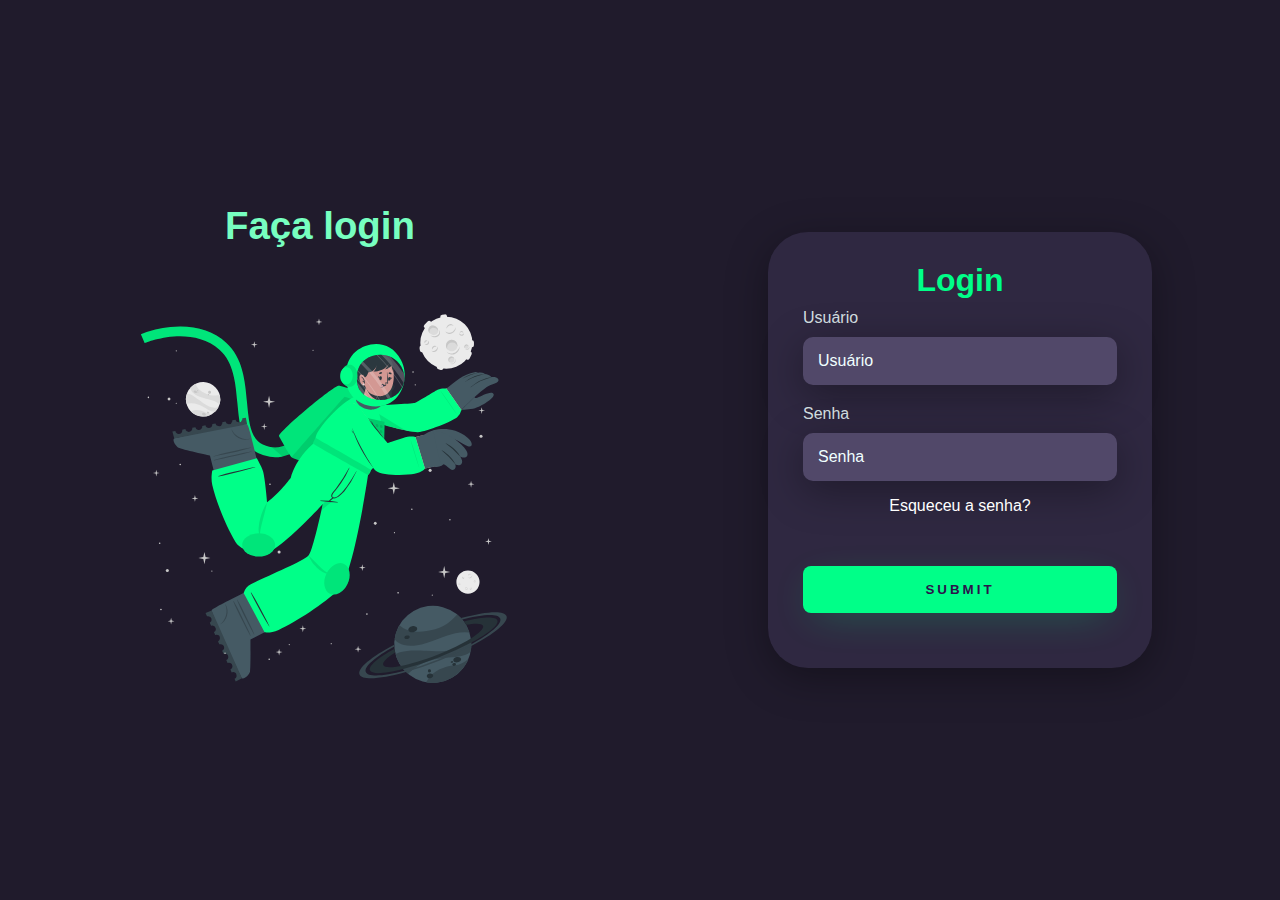
<file: index.html>
<!DOCTYPE html>
<html lang="en">
<head>
    <meta charset="UTF-8">
    <meta name="viewport" content="width=device-width, initial-scale=1.0">
    <title>Document</title>
    <link rel="stylesheet" href="style.css">
    
</head>
<body>
    <script src="script.js"></script>
    <div class="main-login">
        <div class="lado-esquerdo">
            <h1>Faça login</h1>
            <img src="astronaut-animate.svg " alt="" class="imagem">
        </div>
        <div class="lado-direito">
            <div class="card-login">
                <h1>Login</h1>
                <div class="textfield">
                    <label for="usuário">Usuário</label>
                    <input type="text" name="Usuário"
                    placeholder="Usuário" id="login">
                </div><!-- text-field -->

                <div class="textfield">
                    <label for="Senha">Senha</label>
                    <input type="password" name="Senha"
                    placeholder="Senha" id="senha">
                     <p class="esqueceu">Esqueceu a senha?</p>
                     <p class="erro" id="mensagem-erro">Usuário ou senha incorretos</p>

                     <p class="campos" id="campos-erro">Preencha todos os campos</p>

                </div><!-- text-field -->

                <input type="submit" class="btn-login"
                onclick="logar()">
                


            </div><!-- card-login -->
        </div><!-- lado-direito -->
    </div><!-- main-login -->
</body>
</html>
</file>
<file: style.css>
@import url('https://fonts.googleapis.com/css2?family=Noto+Sans:ital,wght@0,100..900;1,100..900&display=swap');

body{
    margin: 0;
    font-family: 'noto-sans', sans-serif;
}

body *{
    box-sizing: border-box;
}

.main-login{
    width: 100vw;
    height: 100vh;
    background: #201b2c ;
    display: flex;
    justify-content: center;
    align-items: center;
}

.lado-esquerdo{
    width: 50vw;
    height: 100vh;
    display: flex;
    justify-content: center;
    align-items: center;
    flex-direction: column;
}

.lado-esquerdo h1{
    color: #77ffc0;
    font-size: 3vw;
}

.imagem{
   width: 35vw; 
}

.lado-direito{
    width: 50vw;
    height: 100vh;
    display: flex;
    justify-content: center;
    align-items: center;
}

.card-login{
    width: 60%;
    display: flex;
    justify-content: center;
    align-items: center;
    flex-direction: column;
    padding: 30px 35px;
    background: #2f2841;
    border-radius: 40px;
    box-shadow: 0px 10px 40px #00000056 ;
}

.card-login h1{
    color: #00ff88;
    font-weight: 800;
    margin: 0;
}

.textfield{
    width: 100%;
    display: flex;
    flex-direction: column;
    align-items: flex-start;
    justify-content: center;
    margin: 10px;

}

.textfield input{
    width: 100%;
    border: none;
    border-radius: 10px;
    padding: 15px;
    background: #514869 ;
    color: #f0ffffde;
    font-size: 12pt;
    box-shadow: 0px 10px 40px #00000056 ;
    outline: none;
    box-sizing: border-box;
}

.textfield label{
    color:#f0ffffde;
    margin-bottom: 10px ;
}

.textfield input::placeholder{
    color: #f0ffff;
}

.btn-login{
    width: 100%;
    padding: 16px 0px;
    margin: 25px;
    border: none;
    border-radius: 8px ;
    outline: none;
    text-transform: uppercase;
    font-weight: 800;
    letter-spacing: 3px;
    color: #2b134b;
    background: #00ff88;
    cursor: pointer;
    box-shadow: 0px 10px 40px -12px #00ff8052 ;
}

@media only screen and (max-width: 950px){
    .card-login{
        width: 85%;
    }
}

@media only screen and (max-width: 600px){
    .main-login{
        flex-direction: column;
    }
    .lado-esquerdo h1{
        display: none;
    }

    .lado-esquerdo{
        width: 100%;
        height: auto;
    }

    .lado-direito{
        width: 100%;
        height: auto; 
    }

    .imagem{
        width: 50vh;
    }

    .card-login{
        width: 90%;
    }
}

.card-login .esqueceu {
   color: white;
   width: 100%;
   display: flex;
   justify-content: center;
   align-items: center;
   
}

.erro{
    color: red;
    margin: auto;
    font-size: 20px;
    display: none;
    

}

.campos{
    color: red;
    margin: auto;
    font-size: 20px;
    display: none;
}
</file>
